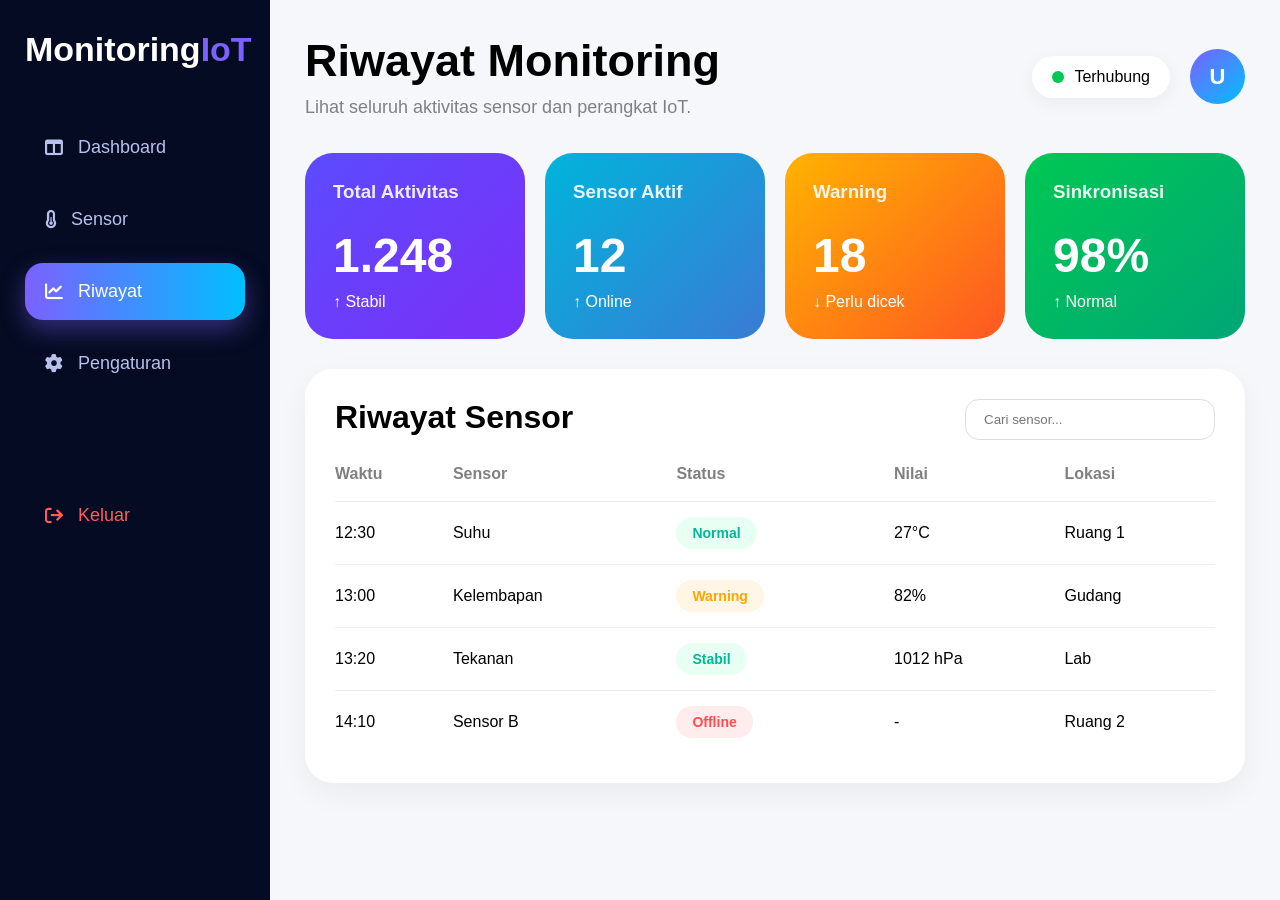
<file: riwayat.html>
<!DOCTYPE html>
<html lang="id">
<head>
  <meta charset="UTF-8" />
  <meta name="viewport" content="width=device-width, initial-scale=1.0"/>
  <title>Monitoring IoT - Riwayat</title>

  <link
    rel="stylesheet"
    href="https://cdnjs.cloudflare.com/ajax/libs/font-awesome/6.5.1/css/all.min.css"
  />

  <style>
    * {
      margin: 0;
      padding: 0;
      box-sizing: border-box;
      font-family: sans-serif;
    }

    body {
      display: flex;
      background: #f5f7fb;
    }

    /* SIDEBAR */

    .sidebar {
      width: 270px;
      height: 100vh;
      background: #050b22;
      color: white;
      padding: 30px 25px;
      position: fixed;
      left: 0;
      top: 0;
    }

    .logo {
      font-size: 34px;
      font-weight: bold;
      margin-bottom: 50px;
    }

    .logo span {
      color: #7b61ff;
    }

    .menu {
      display: flex;
      flex-direction: column;
      gap: 15px;
    }

    .menu a {
      text-decoration: none;
      color: #b8c1ec;
      padding: 18px 20px;
      border-radius: 18px;
      display: flex;
      align-items: center;
      gap: 15px;
      transition: 0.3s;
      font-size: 18px;
    }

    .menu a:hover {
      background: rgba(255,255,255,0.08);
    }

    .menu a.active {
      background: linear-gradient(90deg, #7b61ff, #00bfff);
      color: white;
      box-shadow: 0 10px 25px rgba(123,97,255,0.4);
    }

    .logout {
      margin-top: 80px;
      color: #ff5c5c !important;
    }

    /* MAIN */

    .main {
      margin-left: 270px;
      width: calc(100% - 270px);
      padding: 35px;
    }

    .topbar {
      display: flex;
      justify-content: space-between;
      align-items: center;
      margin-bottom: 35px;
    }

    .topbar h1 {
      font-size: 45px;
      margin-bottom: 10px;
    }

    .topbar p {
      color: gray;
      font-size: 18px;
    }

    .top-right {
      display: flex;
      align-items: center;
      gap: 20px;
    }

    .status {
      background: white;
      padding: 12px 20px;
      border-radius: 999px;
      display: flex;
      align-items: center;
      gap: 10px;
      box-shadow: 0 5px 20px rgba(0,0,0,0.05);
    }

    .status-dot {
      width: 12px;
      height: 12px;
      background: #00c853;
      border-radius: 50%;
    }

    .profile {
      width: 55px;
      height: 55px;
      border-radius: 50%;
      background: linear-gradient(135deg, #7b61ff, #00bfff);
      display: flex;
      align-items: center;
      justify-content: center;
      color: white;
      font-weight: bold;
      font-size: 22px;
    }

    /* STATS */

    .stats-grid {
      display: grid;
      grid-template-columns: repeat(4, 1fr);
      gap: 20px;
      margin-bottom: 30px;
    }

    .stat-card {
      padding: 28px;
      border-radius: 28px;
      color: white;
    }

    .purple {
      background: linear-gradient(135deg, #5b4bff, #7b2ff7);
    }

    .blue {
      background: linear-gradient(135deg, #00b4db, #3a7bd5);
    }

    .orange {
      background: linear-gradient(135deg, #ffb300, #ff5722);
    }

    .green {
      background: linear-gradient(135deg, #00c853, #00a676);
    }

    .stat-card h3 {
      margin-bottom: 25px;
      opacity: 0.9;
    }

    .stat-card h2 {
      font-size: 48px;
      margin-bottom: 10px;
    }

    /* TABLE */

    .table-box {
      background: white;
      border-radius: 28px;
      padding: 30px;
      box-shadow: 0 10px 30px rgba(0,0,0,0.05);
    }

    .table-header {
      display: flex;
      justify-content: space-between;
      margin-bottom: 25px;
    }

    .table-header h2 {
      font-size: 32px;
    }

    .search {
      padding: 12px 18px;
      border-radius: 14px;
      border: 1px solid #ddd;
      width: 250px;
      outline: none;
    }

    table {
      width: 100%;
      border-collapse: collapse;
    }

    th {
      text-align: left;
      color: gray;
      padding-bottom: 18px;
    }

    td {
      padding: 22px 0;
      border-top: 1px solid #eee;
    }

    .badge {
      padding: 8px 16px;
      border-radius: 999px;
      font-size: 14px;
      font-weight: bold;
    }

    .success {
      background: #e8fff4;
      color: #00b894;
    }

    .warning {
      background: #fff6e5;
      color: orange;
    }

    .danger {
      background: #ffecec;
      color: #ff4d4f;
    }

  </style>
</head>
<body>

  <!-- SIDEBAR -->

  <div class="sidebar">

    <div class="logo">
      Monitoring<span>IoT</span>
    </div>

    <div class="menu">
      <a href="dashboard.html">
        <i class="fa-solid fa-table-columns"></i>
        Dashboard
      </a>

      <a href="sensor.html">
        <i class="fa-solid fa-temperature-half"></i>
        Sensor
      </a>

      <a href="#" class="active">
        <i class="fa-solid fa-chart-line"></i>
        Riwayat
      </a>

      <a href="#">
        <i class="fa-solid fa-gear"></i>
        Pengaturan
      </a>

      <a href="#" class="logout">
        <i class="fa-solid fa-arrow-right-from-bracket"></i>
        Keluar
      </a>
    </div>

  </div>

  <!-- MAIN -->

  <div class="main">

    <div class="topbar">

      <div>
        <h1>Riwayat Monitoring</h1>
        <p>Lihat seluruh aktivitas sensor dan perangkat IoT.</p>
      </div>

      <div class="top-right">

        <div class="status">
          <div class="status-dot"></div>
          Terhubung
        </div>

        <div class="profile">
          U
        </div>

      </div>

    </div>

    <!-- STATS -->

    <div class="stats-grid">

      <div class="stat-card purple">
        <h3>Total Aktivitas</h3>
        <h2>1.248</h2>
        <p>↑ Stabil</p>
      </div>

      <div class="stat-card blue">
        <h3>Sensor Aktif</h3>
        <h2>12</h2>
        <p>↑ Online</p>
      </div>

      <div class="stat-card orange">
        <h3>Warning</h3>
        <h2>18</h2>
        <p>↓ Perlu dicek</p>
      </div>

      <div class="stat-card green">
        <h3>Sinkronisasi</h3>
        <h2>98%</h2>
        <p>↑ Normal</p>
      </div>

    </div>

    <!-- TABLE -->

    <div class="table-box">

      <div class="table-header">
        <h2>Riwayat Sensor</h2>

        <input
          type="text"
          placeholder="Cari sensor..."
          class="search"
        />
      </div>

      <table>

        <thead>
          <tr>
            <th>Waktu</th>
            <th>Sensor</th>
            <th>Status</th>
            <th>Nilai</th>
            <th>Lokasi</th>
          </tr>
        </thead>

        <tbody>

          <tr>
            <td>12:30</td>
            <td>Suhu</td>
            <td>
              <span class="badge success">
                Normal
              </span>
            </td>
            <td>27°C</td>
            <td>Ruang 1</td>
          </tr>

          <tr>
            <td>13:00</td>
            <td>Kelembapan</td>
            <td>
              <span class="badge warning">
                Warning
              </span>
            </td>
            <td>82%</td>
            <td>Gudang</td>
          </tr>

          <tr>
            <td>13:20</td>
            <td>Tekanan</td>
            <td>
              <span class="badge success">
                Stabil
              </span>
            </td>
            <td>1012 hPa</td>
            <td>Lab</td>
          </tr>

          <tr>
            <td>14:10</td>
            <td>Sensor B</td>
            <td>
              <span class="badge danger">
                Offline
              </span>
            </td>
            <td>-</td>
            <td>Ruang 2</td>
          </tr>

        </tbody>

      </table>

    </div>

  </div>

</body>
</html>
</file>
